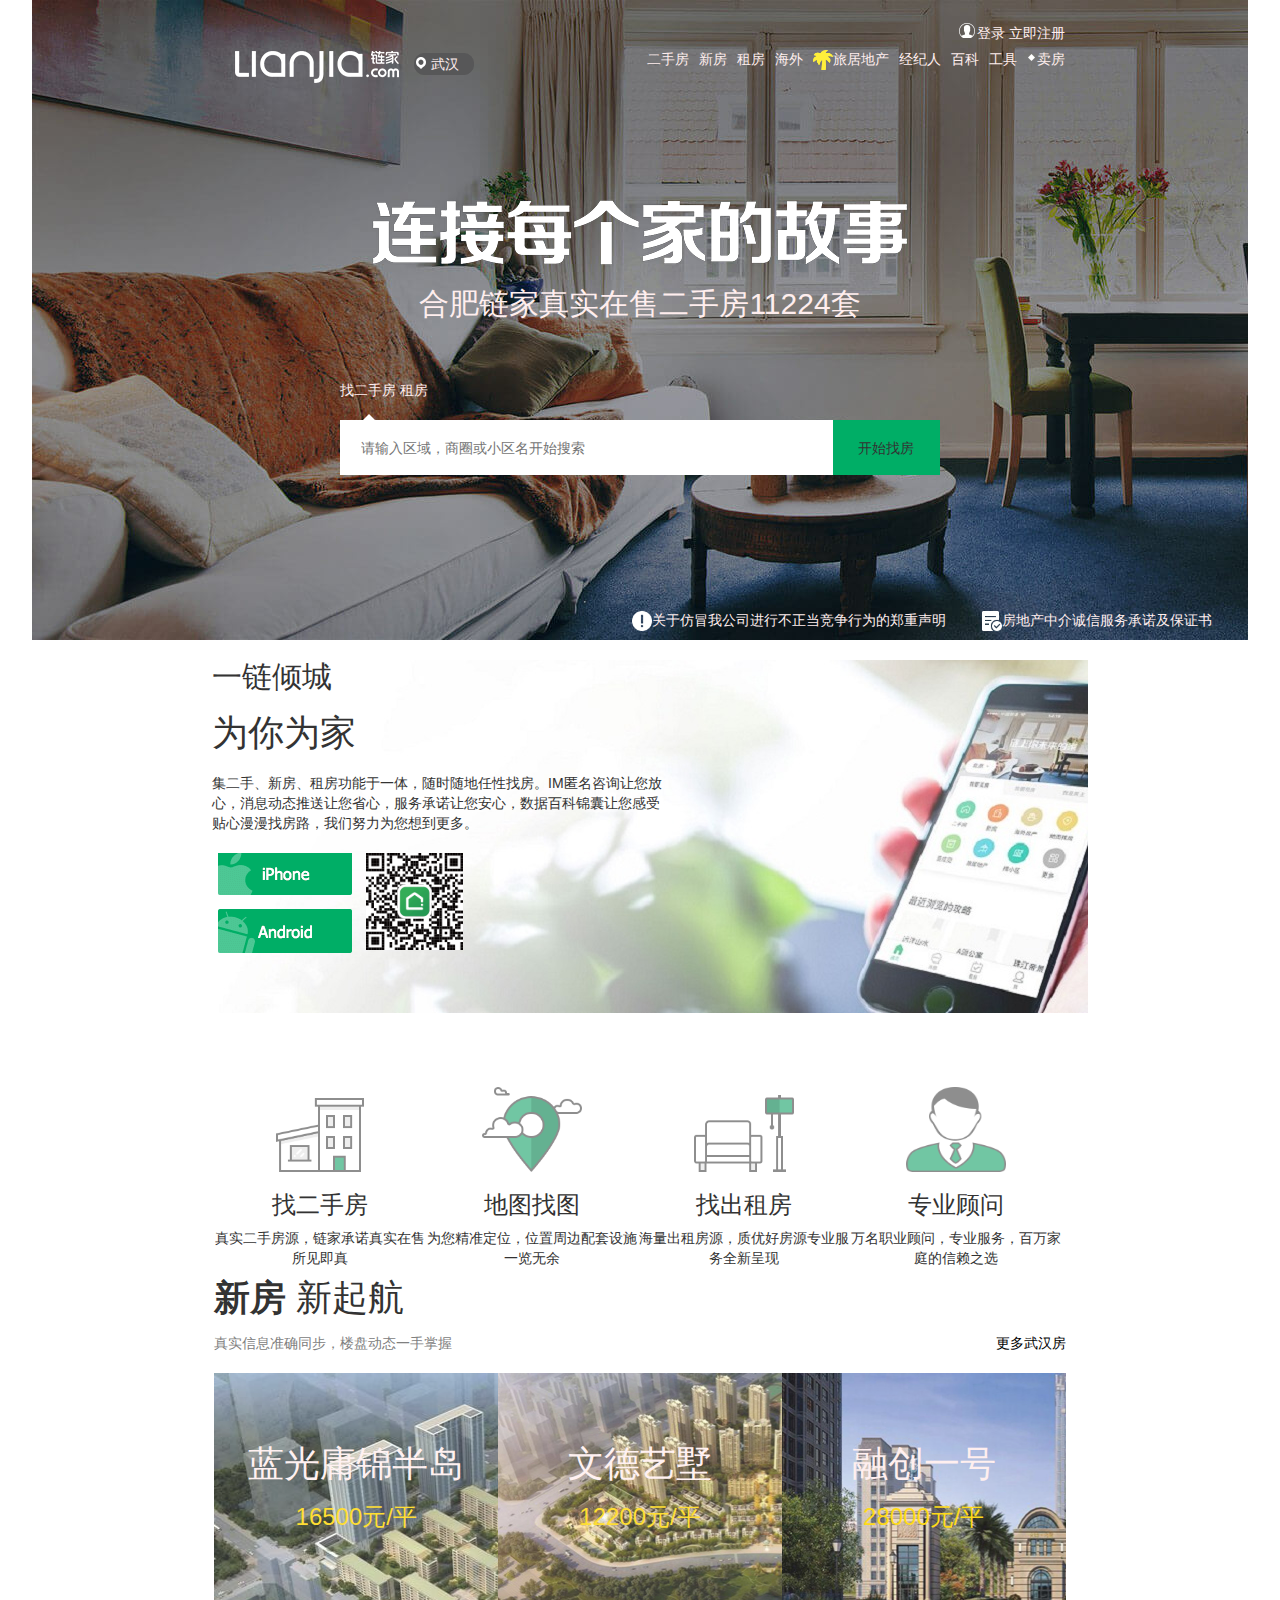
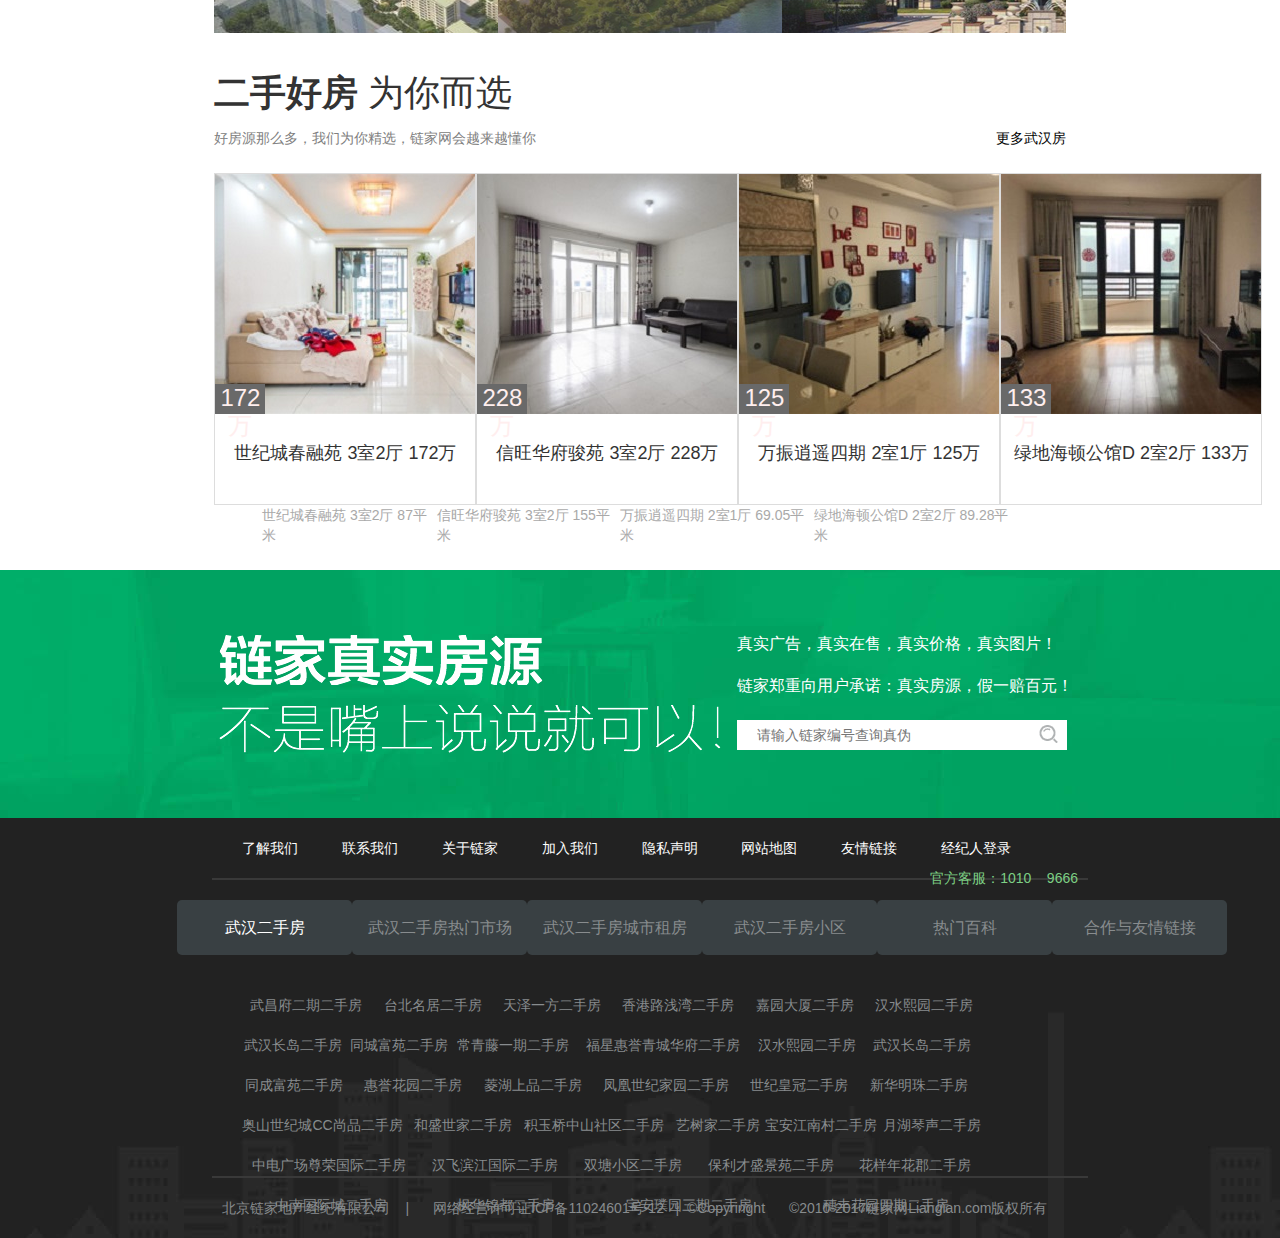
<file: index.html>
<!DOCTYPE html>
<html>
<head lang="zh-cn">
    <meta charset="UTF-8">
    <title>链上你的家</title>
    <link rel="stylesheet" href="css/lianjia.css">
    <link rel="stylesheet" href="css/footer.css"/>
    <link rel="stylesheet" href="css/bootstrap.min.css">
    <script type="text/javascript" src="js/jquery-1.8.2.min.js"></script>
    <style>
        a{
            color: #ffeeee;
        }
        #main-tow p a{
            color:#000;
        }
        #new p a{
            color:#000;
        }
        #xia>span>a{
            color:darkgray;
        }
    </style>
    <script src="js/movie.js"></script>
<body>
<!--链家头部-->
<header>
    <!--头部分类-->
    <div id="s">
            <span>
                <b></b><a href="#" id="log">登录</a>
            </span>
        <span><a href="#" id="sig">立即注册</a></span>
    </div>
    <div id="top">
        <div id="logo">
            <span class="lian"></span>
            <div class="di">
                <b></b><a href="#">武汉</a>
            </div>
        </div>
        <ul>
            <li><a href="#" id="actor">二手房</a></li>
            <li><a href="#">新房</a></li>
            <li><a href="#">租房</a></li>
            <li><a href="#">海外</a></li>
            <li class="yi"><img src="images/lvju.png"><a href="#">旅居地产</a></li>
            <li><a href="#">经纪人</a></li>
            <li><a href="#">百科</a></li>
            <li><a href="#">工具</a></li>
            <li class="er"><b></b><a href="#">卖房</a></li>
        </ul>
    </div>
    <!--登录框-->
    <div class="modal">
        <div class="modal-dialog">
            <div class="modal-content">
                <h4>用户登录</h4>
                <p class="alert">
                    请在此处输入您的登录信息。
                </p>
                <form id="login-form">
                    <input type="text" placeholder="请输入登录用户名" id="uname" name="uname" value="">
                    <input type="password" placeholder="请输入登录密码" id="upwd" name="upwd" value="">
                    <input type="button" value="提交登录信息" id="bt-login">
                    <p class="alert1">退出登录>></p>
                </form>
            </div>
        </div>
    </div>
    <!--注册框-->
    <div class="sign">
        <div class="sign-dialog">
            <div class="sign-content">
                <h4>用户注册</h4>
                <p class="login">
                    请在此处输入您的注册信息。
                </p>

                <form id="login-f">
                    <span>注册用户名:</span><input type="text" placeholder="请注册新用户名" id="uid" name="uid" value="">
                    <span>设置登录密码:</span><input type="password" placeholder="请设置新密码" id="uip" name="uip" value="">
                    <span>您的手机号码:</span><input type="text" placeholder="请输入您的手机号码" id="uphone" name="uphone" value="">
                    <input type="button" value="提交注册信息" id="login-id">
                    <p class="alert2">退出登录 >></p>
                </form>
            </div>
        </div>
    </div>
    <!--中心-->
    <div id="center">
        <b><img src="images/banner-text.png"></b>
        <h2><a href="">合肥链家真实在售二手房11224套</a></h2>
    </div>
    <div id="one">
        <div class="two">
            <a href="#">找二手房</a>
            <a href="#">租房</a>
        </div>
        <div class="kuan">
            <b></b>
            <input class="text" placeholder="请输入区域，商圈或小区名开始搜索" >
            <button class="so">开始找房</button>
        </div>
    </div>
    <!--<底部>-->
    <div id="root">
        <a href="#"><img src="images/php3X11MP.png">关于仿冒我公司进行不正当竞争行为的郑重声明</a>
        <a href="#"><img src="images/phpAPdvEm.png">房地产中介诚信服务承诺及保证书</a>
    </div>
</header>
<!--一张大图-->
<div id="big">
    <div class="all">
        <h2>一链倾城</h2>
        <h1>为你为家</h1>
        <p class="wen">集二手、新房、租房功能于一体，随时随地任性找房。IM匿名咨询让您放心，消息动态推送让您省心，服务承诺让您安心，数据百科锦囊让您感受贴心漫漫找房路，我们努力为您想到更多。</p>
        <div class="three">
            <span class="w"></span>
            <span><img src="images/sidebar_qr.png"></span>
        </div>
    </div>
</div>

<!--四个小图-->
<div id="stress">
    <nav>
        <div class="F1">
            <img src="images/phpe022WE.png">
            <h3>找二手房</h3>
            <p>真实二手房源，链家承诺真实在售所见即真</p>
        </div>
        <div class="F2">
            <img src="images/php4TtmtO.png">
            <h3>地图找图</h3>
            <p>为您精准定位，位置周边配套设施一览无余</p>
        </div>
        <div class="F3">
            <img src="images/phpxYKKUt.png">
            <h3>找出租房</h3>
            <p>海量出租房源，质优好房源专业服务全新呈现</p>
        </div>
        <div class="F4">
            <img src="images/phpkDJEoM.png">
            <h3>专业顾问</h3>
            <p>万名职业顾问，专业服务，百万家庭的信赖之选</p>
        </div>
    </nav>


    <!--主体内容新房-->
    <section>
        <div id="new">
            <h1><b>新房</b><span>新起航</span></h1>
            <div class="ch">
                <p>真实信息准确同步，楼盘动态一手掌握</p>
                <p><a href="#">更多武汉房</a></p>
            </div>
        </div>
        <div id="st">
            <div class="b">
                <div class="zx">
                    <h1>
                        <a href="#">蓝光庸锦半岛</a>
                    </h1>
                    <h3>16500元/平</h3>
                </div>
            </div>
            <div class="p">
                <div class="zx">
                    <h1>
                        <a href="#">文德艺墅</a>
                    </h1>
                    <h3>12200元/平</h3>
                </div>
            </div>
            <div class="i">
                <div class="zx">
                    <h1>
                        <a href="#">融创一号</a>
                    </h1>
                    <h3>28000元/平</h3>
                </div>
            </div>
        </div>
    </section>
    <!--主体内容二手房-->
    <div id="main">
        <div id="main-tow">
            <h1>
                <b>二手好房</b>
                <span>为你而选</span>
            </h1>
            <div class="nk">
                <p>好房源那么多，我们为你精选，链家网会越来越懂你</p>
                <p><a href="second-handhouse.html">更多武汉房</a></p>
            </div>
        </div>
        <div id="main-sreen">
            <div class="no">
                <div class="no-1">
                    <h3><a href="#">172万</a></h3>
                </div>
                <h4>世纪城春融苑  3室2厅  172万</h4>
            </div>
            <div class="yes">
                <div class="no-2">
                    <h3><a href="#">228万</a></h3>
                </div>
                <h4>信旺华府骏苑  3室2厅  228万</h4>
            </div>
            <div class="ne">
                <div class="no-3">
                    <h3><a href="#">125万</a></h3>
                </div>
                <h4>万振逍遥四期  2室1厅  125万</h4>
            </div>
            <div class="na">
                <div class="no-4">
                    <h3><a href="#">133万</a></h3>
                </div>
                <h4>绿地海顿公馆D  2室2厅  133万</h4>
            </div>
        </div>
    </div>
    <div id="xia">
        <span><a href="#">世纪城春融苑  3室2厅  87平米</a></span>
        <span><a href="#">信旺华府骏苑  3室2厅  155平米</a></span>
        <span><a href="#">万振逍遥四期  2室1厅  69.05平米</a></span>
        <span><a href="#">绿地海顿公馆D  2室2厅 89.28平米</a></span>
    </div>
</div>

<div id="footer"></div>
<script src="js/lj02.js"></script>
</body>
</html>
</file>
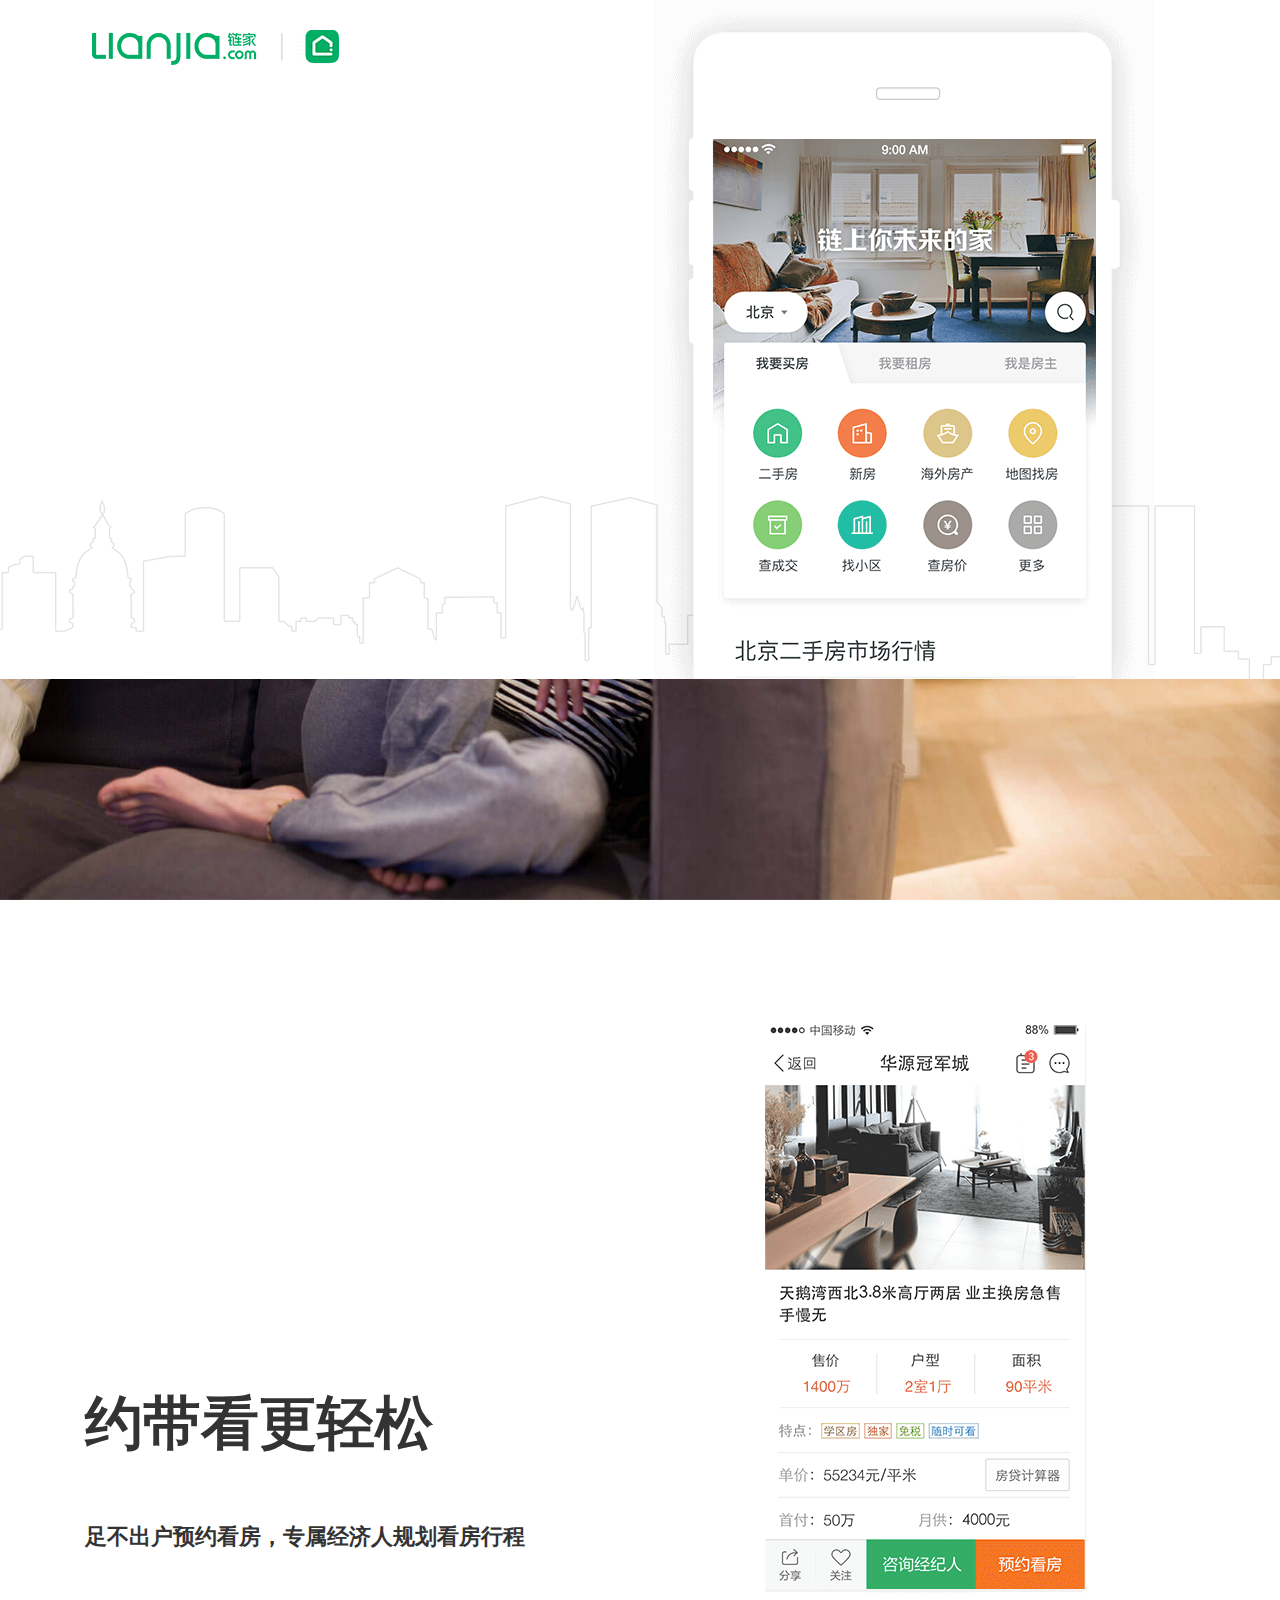
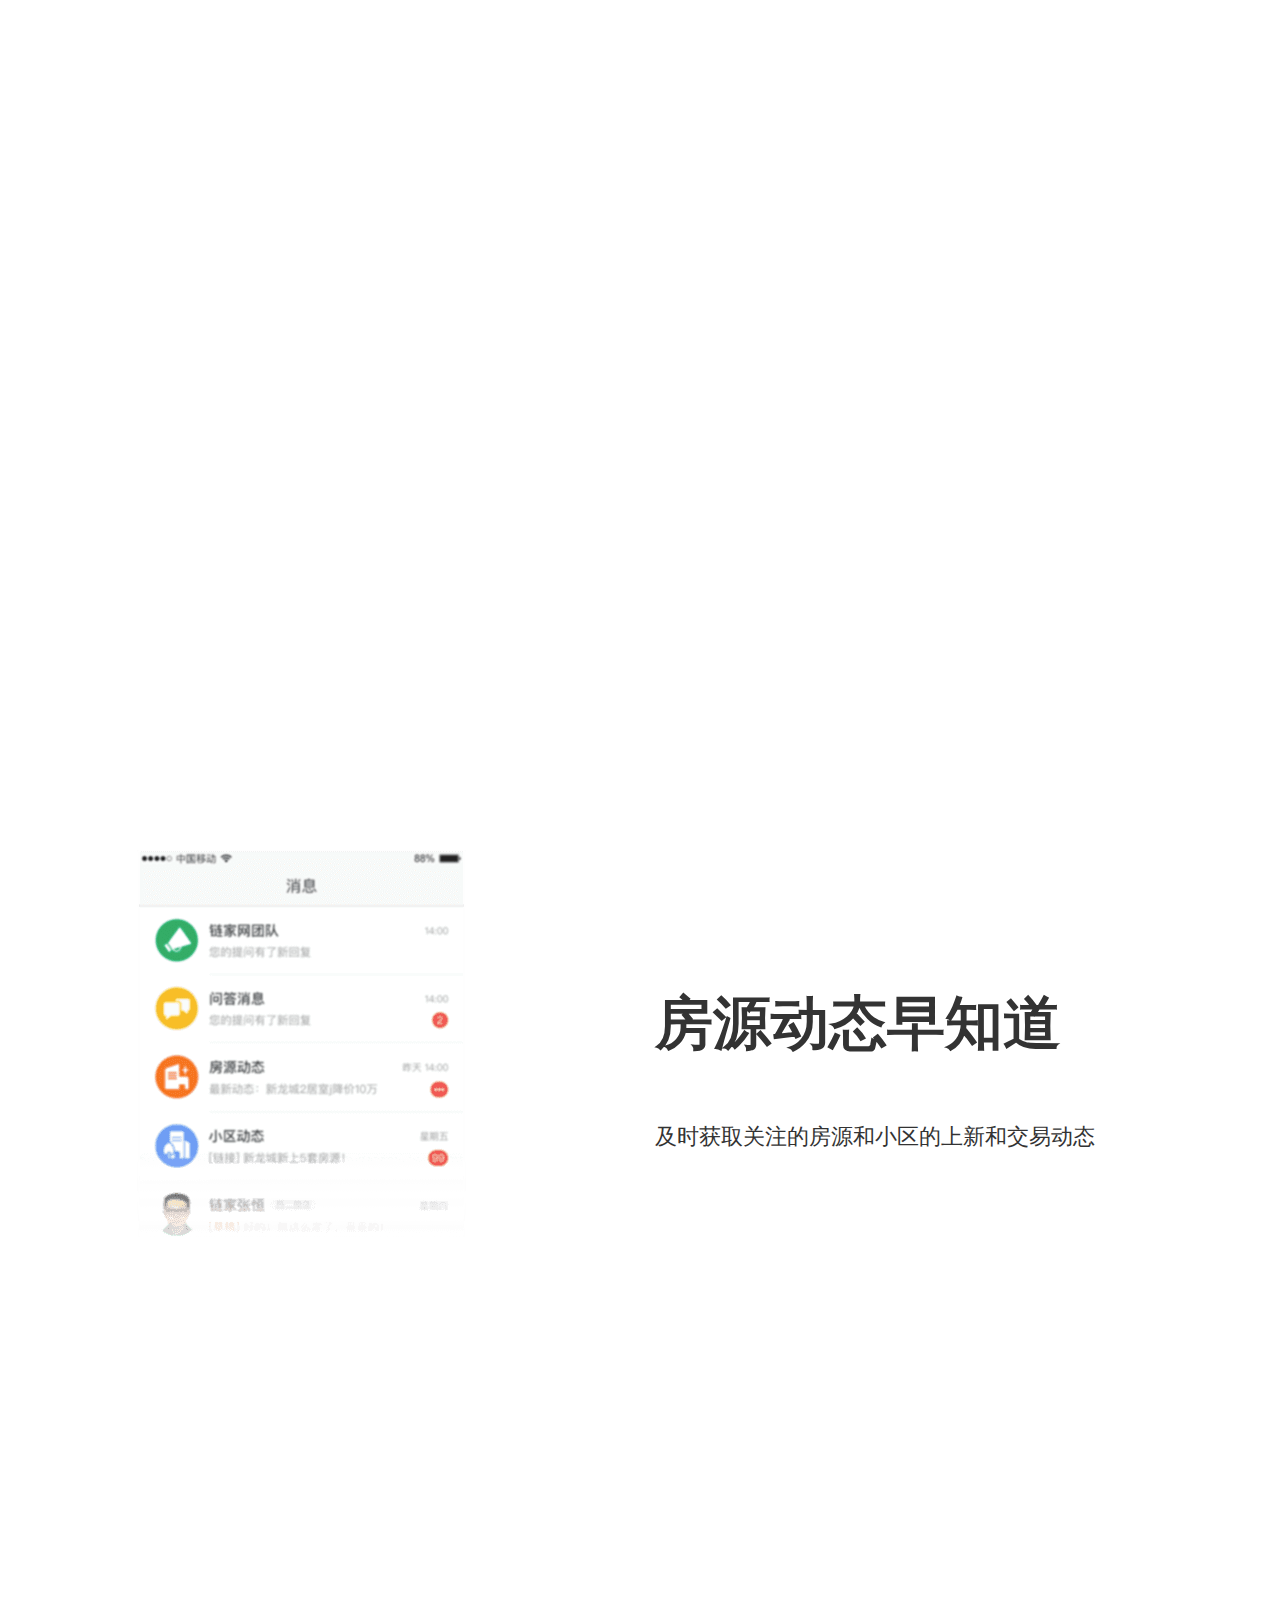
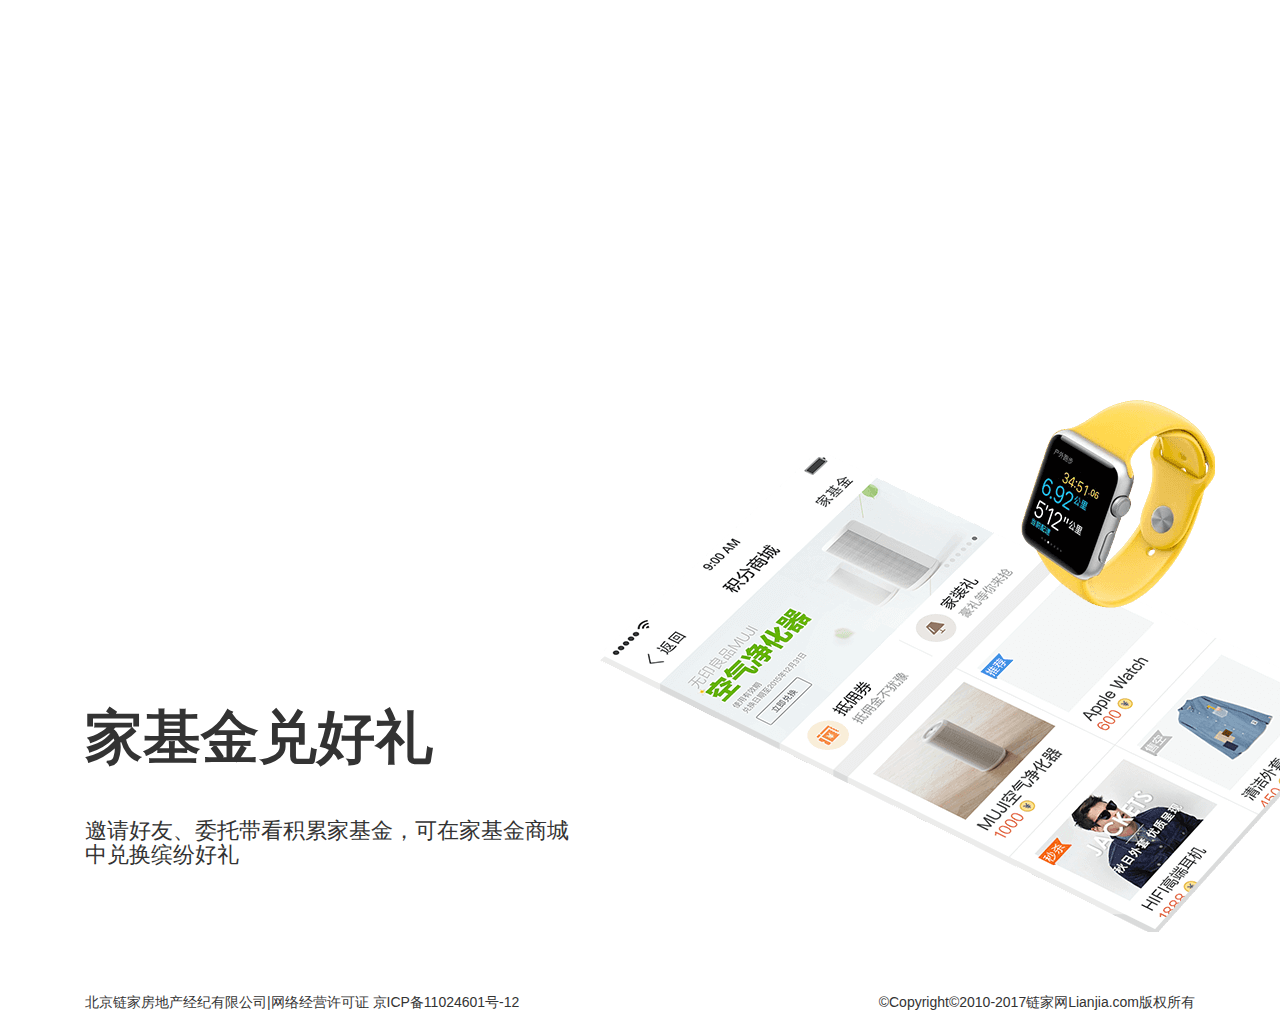
<file: cartoon.html>
<html>
<head lang="en">
    <meta charset="UTF-8">
    <link rel="stylesheet" href="css/bootstrap.css"/>
    <link rel="stylesheet" href="css/cartoon.css"/>
    <script type="text/javascript" src="js/jquery-1.8.2.min.js"></script>
    <title></title>
</head>
<body>
<div id="topboss">
    <div id="top">
        <div class="container" id="lj">
            <div class="col-lg-6">
                <div class="lj1"></div>
                <div class="lj2">
                    <h1>一链倾心，有爱有家</h1>
                    <h4>链家APP,二手房/新房/租房都有的找房工具</h4>
                </div>
                <div class="lj3">
                    <div class="col-lg-4">
                        <p class="ios">ios下载</p>
                        <p class="Android">安卓下载</p>
                    </div>
                    <div class="col-lg-8">
                        <img src="img/getDownloadQr.png" width="35%"/>
                    </div>
                </div>
            </div>
            <div class="col-lg-6">
                <img src="img/app.png" alt="div"/>
            </div>
        </div>
    </div>
</div>
<div id="bgboss">
    <div class="boss1">
        <div class="container">
            <div class="col-lg-6" id="hh">
                <h1>约带看更轻松</h1>
                <h4>足不出户预约看房，专属经济人规划看房行程</h4>
            </div>
            <div class="col-lg-6">
                <div class="fn"></div>
                <div class="fr"></div>
            </div>
        </div>
    </div>
</div>
<div id="bgboss2">
    <div class="bg1">
        <div class="container">
            <div class="col-lg-6">
                <div class="bgimg"></div>
                <div class="bg-img"></div>
            </div>
            <div class="col-lg-6" id="ss">
                <h1>房源动态早知道</h1>
                <h4>及时获取关注的房源和小区的上新和交易动态</h4>
            </div>
        </div>
    </div>
</div>
<div id="footer">
    <div class="f container">
        <div class="col-lg-6" id="f-text">
            <h1>家基金兑好礼</h1>
            <h4>邀请好友、委托带看积累家基金，可在家基金商城中兑换缤纷好礼</h4>
        </div>
        <div class="col-lg-6">
            <div class="f-bg1"></div>
            <div class="f-bg2"></div>
        </div>
    </div>
    <div class="container">
        <div class="col-lg-6">
            <p>北京链家房地产经纪有限公司|网络经营许可证 京ICP备11024601号-12</p>
        </div>
        <div class="f1 col-lg-6">
            <p>&copy;Copyright&copy;2010-2017链家网Lianjia.com版权所有</p>
        </div>
    </div>
</div>
<script src="js/jquery-1.11.3.js"></script>
<script src="js/movie.js"></script>
</body>
</html>
</file>
<file: css/lianjia.css>
*{
    box-sizing:border-box;
}

body{
    font:14px "microsoft yahei",Arial,Helvetica,sans-serif;
    color:#000;
}

body,h1,h2,h3,h4,h5,h6,p,ul,ol,dl,dd{
    margin:0;
    padding:0;
    list-style:none;
}
h1{
    font-size: 24px;
}
#stress{
    width:70%;
    margin:0 auto;
}
#stress .F1{
    float: left;
}
#stress .F2{
    float: left;
}
#stress .F3{
    float: left;
}
#stress .F4{
    float: left;
}
img{
    vertical-align:middle;
}
a{
    color:#fff ;
    text-decoration:none;
}
a:hover{
    color:darkgray;
    text-decoration:none;
}
header,nav,section,footer,#main,#sj,#footer-green{
    width:95%;
    margin:0 auto;
}
header{
    height:640px;
    background:url(../images/bannerV2.jpg) no-repeat;
}
#logo{
    display:flex;
    align-items:center;
}
#logo>span.lian{
    display: inline-block;
    width: 189px;
    height: 46px;
    background:url(../images/spriteV2.png) no-repeat 0 -10px;
}
#logo>div.di{
    width:60px;
    border-radius:10px;
    border:1px solid #575758;
    background-color:#575758;
    vertical-align:top;
    margin-left: 10px;
}
#logo>div.di>b{
    display:inline-block;
    padding-right: 16px;
    width:13px;
    height:14px;
    background: url(../images/spriteV2.png) no-repeat -188px -18px;
}
#top{
    width:70%;
    margin: 0 auto;
    border:1px solid transparent;
    display: flex;
    flex-direction: row;
    justify-content: space-between;
}
#top ul{
    display: flex;
    flex-direction: row;
    justify-content: space-around;
}
#top ul>li{
    margin-left: 10px;
    margin-top: 8px;
}
#s{
    width:70%;
    margin: 0 auto;
    padding-top: 20px;
    height: 40px;
    border:1px solid transparent ;
    text-align: right;
}
#s span b{
    display: inline-block;
    width: 18px;
    height: 17px;
    background: url(../images/spriteV2.png) no-repeat -204px -18px;
}
#top ul>li.yi>img{
    width: 20px;
    height: 20px;
}
#top ul>li.er>b{
    display: inline-block;
    width:10px;
    height:10px;
    background: url(../images/spriteV2.png) no-repeat -224px -20px;
}


#center{
    margin-top: 110px;
    text-align: center;
    padding-bottom:50px;
}
#one{
    width: 600px;
    margin: 0 auto;
}
#one div.kuan{
    display: flex;
    flex-direction: row;
    position:relative;
}
#one>div.two{
    margin-bottom: 20px;
}
#one>div.kuan>b{
    width:20px;
    height:20px;
    background:url(../images/spriteV2.png) no-repeat -250px -20px;
    position: absolute;
    top: -6px;
    left:20px;
}
#one input.text{
    padding-left:20px;
    width: 550px;
    height: 55px;
    border:1px solid #fff;
}
#one button.so{
    width:120px;
    height:55px;
    border:1px solid #00AE66;
    background-color: #00AE66;
    cursor: pointer;
}
#root{
    height:100px;
    width: 580px;
    text-align: right;
    margin-top:135px;
    margin-left:600px;
    display: flex;
    justify-content: space-between;
}
#root img{
    width:20px;
    height:20px;
}
/*!***********************************头部结束***********************************************************/
nav{
    display: flex;
    flex-direction: row;
    justify-content: space-around;
    text-align: center;
    margin-top: 60px;

}
nav img{
    width:100px;
    height:85px;
}
nav img:hover{
    position: relative;
    top:-5px;
}
nav p{
    width:212px;
}
#big{
    height:367px;
    background: url(../images/bg-app.jpg) no-repeat;
    width: 70%;
    margin: 0 auto;
}
#big>div.all{
    width:475px;
    padding-left: 20px;
    margin-top: 20px;
    clear: both;
}
#big p.wen{
    margin-top: 20px;
    margin-bottom: 20px;
}
#big div.three>span.w{
    display: inline-block;
    width: 150px;
    height: 104px;
    background:url(../images/spriteV2.png) no-repeat -14px -141px;
}
#big div.three>span>img{
    width:97px;
    margin-top: -102px;
}

/*!***********************************大图结束***********************************************************/

#new{
    margin-top: 20px;
}
#new>h1>span{
    margin-left: 10px;
    font-weight: normal;
}
#new>div.ch{
    display:flex;
    flex-direction: row;
    justify-content: space-between;
    color: gray;
    font-weight: normal;
    padding-top:5px ;
}
#st{
    display:inline-flex;
    flex-direction: row;
    justify-content:space-between;
    width: 100%;
    text-align: center;
    margin-bottom: 20px;
    margin-top: 10px;
}
#st>div.b{
    width: 340px;
    height: 260px;;
    background: url(../images/b.jpg) no-repeat;
    opacity: 0.8;
}
#st>div.b:hover{
    transform:scale(1.05 );
    transition: 0.5s;
    cursor: pointer;
}
#st>div.p{
    width: 340px;
    height: 260px;;
    background: url(../images/n.jpg) no-repeat;
    opacity: 0.8;
}
#st>div.p:hover{
    transform:scale(1.05 );
    transition: 0.5s;
    cursor: pointer;
}
#st>div.i{
    width: 340px;
    height: 260px;;
    background: url(../images/m.jpg) no-repeat;
    opacity: 0.9;
}
#st>div.i:hover{
    transform:scale(1.05 );
    transition: 0.5s;
    cursor: pointer;
}
#st div.zx{
    margin-top: 25%;
}
#st h3{
    color: gold;
}
/*!***********************************新房结束***********************************************************/
#main-tow>h1>span{
    font-weight: normal;
}
#main-tow>div.nk{
    display:flex;
    flex-direction: row;
    justify-content: space-between;
    color: gray;
    font-weight: normal;
    padding-top:5px ;
}
#main-sreen{
    display: flex;
    flex-direction: row;
    justify-content: space-between;
    margin-top: 15px;
}
#main-sreen>div.no{
    border:1px solid #ddd;
}
#main-sreen div.no-1{
    width:260px;
    height: 260px;
    background: url(../images/no-1.jpg) no-repeat;
    position: relative;
}
#main-sreen div.no-1>h3{
    width:50px;
    height: 30px;
    position:absolute;
    top:190px;
    background-color: dimgrey;
}
#main-sreen>div.no>h4{
    text-align: center;
    height: 50px;
}
#main-sreen>div.yes{
    border:1px solid #ddd;
}
#main-sreen div.no-2{
    width:260px;
    height: 260px;
    background: url(../images/no-2.jpg) no-repeat;
    position: relative;
}
#main-sreen div.no-2>h3{
    width:50px;
    height: 30px;
    position:absolute;
    top:190px;
    background-color: dimgrey;
}
#main-sreen>div.yes>h4{
    text-align: center;
    height: 50px;
}
#main-sreen>div.ne{
    border:1px solid #ddd;
}
#main-sreen div.no-3{
    width:260px;
    height: 260px;
    background: url(../images/no-3.jpg) no-repeat;
    position: relative;
}
#main-sreen div.no-3>h3{
    width:50px;
    height: 30px;
    position:absolute;
    top:190px;
    background-color: dimgrey;
}
#main-sreen>div.na{
    border:1px solid #ddd;
}
#main-sreen>div.ne>h4{
    text-align: center;
    height: 50px;
}
#main-sreen div.no-4{
    width:260px;
    height: 260px;
    background: url(../images/no-4.jpg) no-repeat;
    position: relative;
}
#main-sreen div.no-4>h3{
    width:50px;
    height: 30px;
    position:absolute;
    top:190px;
    background-color: dimgrey;
}
#main-sreen>div.na>h4{
    text-align: center;
    height: 50px;
}
#xia{
    display: flex;
    flex-direction: row;
    justify-content: space-between;
    margin: 0 70px;
    color:dimgrey;
}
/*!***********************************主体内容结束***********************************************************/

#footer_green{
    width:100%;
    height: 248px;
    background: url(../images/truth-bgV2.jpg) no-repeat;
    margin-top:25px;
    padding-top: 40px;
}
#lil{
    padding-left: 20px;
    width: 70%;
    margin:0 auto;
    height: 200px;
    display: flex;
    justify-content: space-around;

}
#lil div.wz{
    width: 330px;
    height:50px;
    background: url("../images/spriteV2.png") no-repeat -13px -255px;
    margin-top:25px;
    margin-bottom: 20px;
}
#lil div.wzy{
    width: 520px;
    height:50px;
    background: url("../images/spriteV2.png") no-repeat -14px -318px;
}
#lil h3{
    margin:25px auto;
    color: #fff;
}
#lil>div.text{
    height:200px;
    width: 350px;
}
#lil input{
    width: 300px;
    height: 30px;
    float: left;
    border: none;
    background-color: #fff;
    outline: none;
    padding-left: 20px;
}
#lil>div.text>div>span{
    width: 30px;
    height: 30px;
    display: block;
    float: left;
    background: url(../images/spriteV2.png) no-repeat -405px -15px ;
    border: none;
    background-color: #fff;
    cursor: pointer;
}
/*模态框*/
.modal {
    position: fixed;
    left: 0;
    right: 0;
    top: 0;
    bottom: 0;
    background: rgba(0,0,0, .7);
    z-index: 999;
    display:none;
}
.modal-dialog {
    width: 370px;
    margin: 100px auto;
}
.modal-content {
    background: #fff;
    border: 1px solid #aaa;
    border-radius: 3px;
    box-shadow: 0 0 5px #aaa;
    padding: 16px 12px;
}
.modal-content h4 {
    font-size: 1.5em;
}
.modal-content .alert {
    margin: 15px 0;
    border: 1px solid #e4393c;
    background: #fee;
    color: #e4393c;
    font-weight: bold;
    padding: 6px;
    border-radius: 2px;
}
.modal-content input {
    box-sizing: border-box;
    width: 100%;
    margin: 6px 0;
    line-height: 2em;
    border: 1px solid #aaa;
    border-radius: 2px;
    padding: 2px 6px;
}
.alert1{
    cursor: pointer;
}
.alert2{
    cursor: pointer;
}
/*注册信息*/
.sign {
    position: fixed;
    left: 0;
    right: 0;
    top: 0;
    bottom: 0;
    background: rgba(0,0,0, .7);
    z-index:900;
    display:none;
}
.sign-dialog {
    width: 370px;
    margin: 100px auto;
}
.sign-content {
    background: #fff;
    border: 1px solid #aaa;
    border-radius: 3px;
    box-shadow: 0 0 5px #aaa;
    padding: 16px 12px;
}
.sign-content .login {
    margin: 15px 0;
    border: 1px solid #e4393c;
    background: #fee;
    color: #e4393c;
    font-weight: bold;
    padding: 6px;
    border-radius: 2px;
}
.sign-content input {
    box-sizing: border-box;
    width: 100%;
    margin: 6px 0;
    line-height: 2em;
    border: 1px solid #aaa;
    border-radius: 2px;
    padding: 2px 6px;
}
#main-sreen h3>a {
    text-align: center;
    line-height: 28px;
    display: block;
}
</file>
<file: css/footer.css>
*{
    padding: 0;
    margin: 0;
}
#footer_green{
    width:100%;
    height: 248px;
    background: url("../images/truth-bgV2.jpg") no-repeat;
    margin-top:25px;
    padding-top: 40px;
}
#lil{
    padding-left: 20px;
    width: 70%;
    margin:0 auto;
    height: 200px;
    display: flex;
    justify-content: space-around;

}
#lil div.wz{
    width: 330px;
    height:50px;
    background: url("../images/spriteV2.png") no-repeat -13px -255px;
    margin-top:25px;
    margin-bottom: 20px;
}
#lil div.wzy{
    width: 520px;
    height:50px;
    background: url("../images/spriteV2.png") no-repeat -14px -318px;
}
#lil h3{
    margin:25px auto;
    color: #fff;
}
#lil>div.text{
    height:200px;
    width: 350px;
}
#lil input{
    width: 300px;
    height: 30px;
    float: left;
    border: none;
    background-color: #fff;
    outline: none;
    padding-left: 20px;
}
#lil>div.text>div>span{
    width: 30px;
    height: 30px;
    display: block;
    float: left;
    background: url(../images/spriteV2.png) no-repeat -405px -15px ;
    border: none;
    background-color: #fff;
    cursor: pointer;
}
/*-------------------------------------------------------*/
#footer{
    width: 100%;
    background: url(../images/footer-bg.jpg) no-repeat;
}
#footer-down{
    width: 70%;
    margin:0 auto;
    padding-left: 20px;
    padding-top:20px;
    padding-bottom: 20px;

}
#footer-down>div.down{
    margin-left: 10px;
}
#footer-down a{
    color: #fff;
}
#footer-down>div.down>a{
    padding: 10px 20px;
    text-decoration: none;
}
#footer-down>div.down>span{
    color:#7DCF84;
    float:right;
}
#footer-down>div.next{
    padding-top:20px;
    height: 300px;
    border-top: 2px solid #393939;
    border-bottom:2px solid #393939;
    margin-top: 20px;
    margin-bottom: 20px;

}
#footer-down>div.next>ul.the{
    display: flex;
    justify-content: space-between;
    width: 80%;
}
#footer-down>div.next>ul.the>li>a{
    padding:5px;
    border:1px solid #394043;
    background-color: #394043;
}
#footer-down span{
    color:#888C8E;
    padding: 10px;

}
#footer #aaa a{
    display:inline-block;
    margin-right: 10px;
    margin-top:30px;
}
#footer h3,
.h3
{
    font-size: 16px;
}
#car1{
    width: 70%;
    margin: 0 auto;
}
#footer #last{
    position: fixed;
    right: 0;
    top:0;
}
#footer ul.nav{
    display: flex;
    justify-content: space-around;
    margin-left: -35px;
}
#footer ul.nav>li{
    text-align: center;
    background-color: #394043;
    border-radius: 5px;
    font-size: 16px;
}
#footer ul.nav>li>a:hover{
    color: #fff;
    background-color: black;
}
#footer ul.nav>li>a{
    color: #888C8E ;
    width:175px;
    display: block;
    line-height: 35px;
}
#footer ul.navContent{
    display: flex;
    flex-wrap: wrap;
    justify-content: space-around;
    width: 85%;
    margin-top: 30px;
    margin-left:30px;
}
#footer ul.navContent li{
    color: #888C8E;
    line-height: 40px;
    padding-right: 5px;
    list-style: none;
}
#footer ul.nav>li.active>a{
    color: #fff;
}
</file>
<file: css/cartoon.css>
*{
    margin: 0;
    padding: 0;
}
body{
    background-color: #fff;
}

h1{
    font-size: 58px;
    font-weight: 900;
}
h4{
    font-weight:500;
    font-size: 22px;
}
#topboss{
    width: 100%;
    height:1200px;
    background-image: url("../img/bg-01.jpg");
    background-position: center 0;
    background-size: cover;
    background-attachment: fixed;
}
#bgboss  .boss1{
    background-color: #fff;
}
#top {
    background: url("../img/bg-top.png") no-repeat;
    background-position: bottom;
    z-index: 999;
    background-color: #fff;
}

.lj1{
    width: 279px;
    height: 35px;
    background: url("../img/sprite.png")-750px -879px no-repeat;
    margin-top:30px;
}
#lj h1{
    margin-top: 25%;
    display: none;
}
#lj h4{
    margin-top:10%;
    display: none;
}
.lj3{
    margin-top:30px;
    height: 122px;
    display: none;
}
.ios{
    width: 125px;
    height: 50px;
    text-align: center;
    padding-top:15px;
    border-radius:5px;
    background-color: #394043;
    color: #f0f0f0;
    font-weight: 600;
}
.Android{
    width:125px;
    height: 50px;
    text-align: center;
    padding-top:15px;
    border-radius:5px;
    background-color: #00AE66;
    color: #f0f0f0;
    font-weight: 600;
}
#bgboss{
    width: 100%;
    height:1200px;
    background-image: url("../img/bg-02.jpg");
    background-position: center 0;
    background-size: cover;
    background-attachment: fixed;
}
#hh {
    margin-top: 15%;
}
#hh h4{
    font-weight: 900;
    margin-top:70px;
}
#bgboss .fn {
    width: 328px;
    height:568px;
    position: relative;
    top: -175px;
    right: -110px;
    background: url("../img/sprite.png") -395px -492px no-repeat;
}
#bgboss .fr{
    background-image: url('../img/daikan2.png');
    width: 540px;
    height: 302px;
    position: absolute;
    z-index: 10;
    top:5px;
    display: none;
}
#bgboss2{
    width: 100%;
    height:1200px;
    background-image: url("../img/bg-03.jpg");
    background-position: center 0;
    background-size: cover;
    background-attachment: fixed;
}
#bgboss2>.bg1{
    width: 100%;
    height: 500px;
    background-color: #ffffff;
}
#bgboss2 .bgimg{
    width: 332px;
    height: 387px;
    background: url("../img/sprite.png") -757px -306px no-repeat;
    margin-top: 50px;
    margin-bottom: 50px;
    margin-left: 50px;
    position: relative;

}
#bgboss2 .bg-img{
    width:485px;
    height: 100px;
    background: url("../img/sprite.png")-792px -745px no-repeat;
    position: absolute;
    top: 220px;
    display: none;
}
#ss{
    margin-top: 15%;
}
#ss h4{
    margin-top: 70px;
}
#footer .f{
    margin-bottom: 60px;
}
#f-text{
    width: 515px;
    margin-top: 25%;
}
#f-text h4{
    margin-top: 50px;
}
#footer .f-bg1{
    margin-top: 50px;
    width:760px;
    height:482px;
    background: url("../img/sprite.png")0 0 no-repeat;
    position: relative;
}
#footer .f-bg2{
    width: 195px;
    height: 208px;
    background: url("../img/sprite.png")-1089px -304px no-repeat;
    position: absolute;
    z-index: 100;
    top: 0;
    right: -60px;
    transition:all 0.8s linear;
}
#footer .f1 p{
    float: right;
}
</file>
